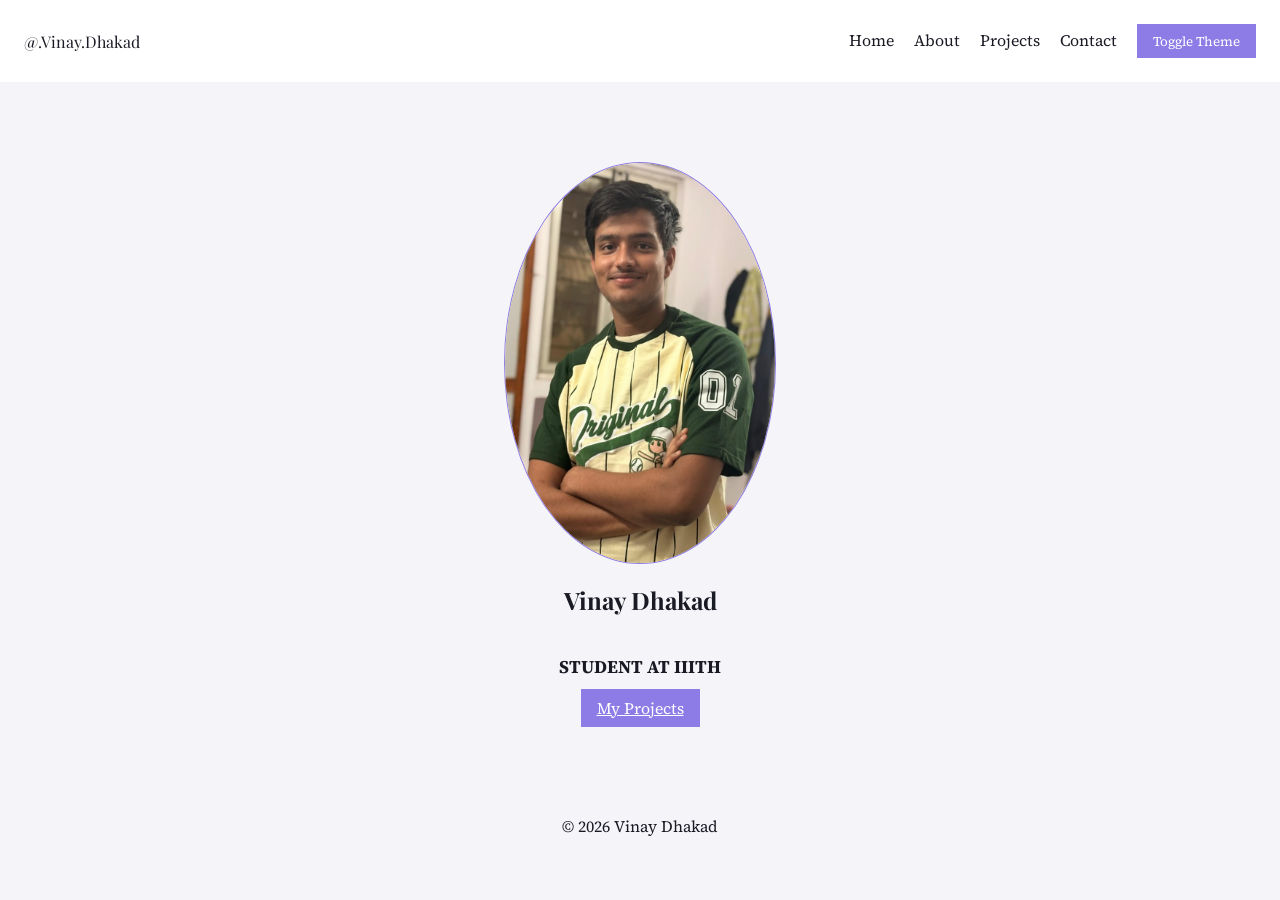
<file: isslab web/isslabassignment/index.html>
<!DOCTYPE html>
<html lang="en">
<head>
    <meta charset="UTF-8">
    <meta name="viewport" content="width=device-width, initial-scale=1.0">
    <title>Home - Vinay Dhakad</title>
    <link href="https://fonts.googleapis.com/css2?family=Playfair+Display:wght@700&family=Source+Serif+4:wght@400;600&display=swap" rel="stylesheet">
    <link rel="stylesheet" href="style.css">
</head>

<body class="theme-light">
    <script>
        let savedTheme = localStorage.getItem('myTheme');
        if (savedTheme) {
            document.body.className = savedTheme;
        }
    </script>

    <header>
        <div class="logo">@.Vinay.Dhakad</div>
        <nav>
            <a href="index.html" aria-current="page">Home</a>
            <a href="about.html">About</a>
            <a href="projects.html">Projects</a>
            <a href="contact.html">Contact</a>
            <button id="theme-btn">Toggle Theme</button>
        </nav>
    </header>

    <main>
        <section class="hero">
            <img src="vinay.jpeg" alt="Vinay Dhakad" class="animate-1 pfp-img">
            <h1 class="animate-2">Vinay Dhakad</h1>
            <p class="animate-3"><strong>STUDENT AT IIITH</strong></p> 
            <div class="animate-4">
                <a href="projects.html" class="button">My Projects</a>
            </div>
        </section>
    </main>

    <footer>
        <p>&copy; 2026 Vinay Dhakad</p>
    </footer>

    <script src="main.js"></script>
</body>
</html>
</file>
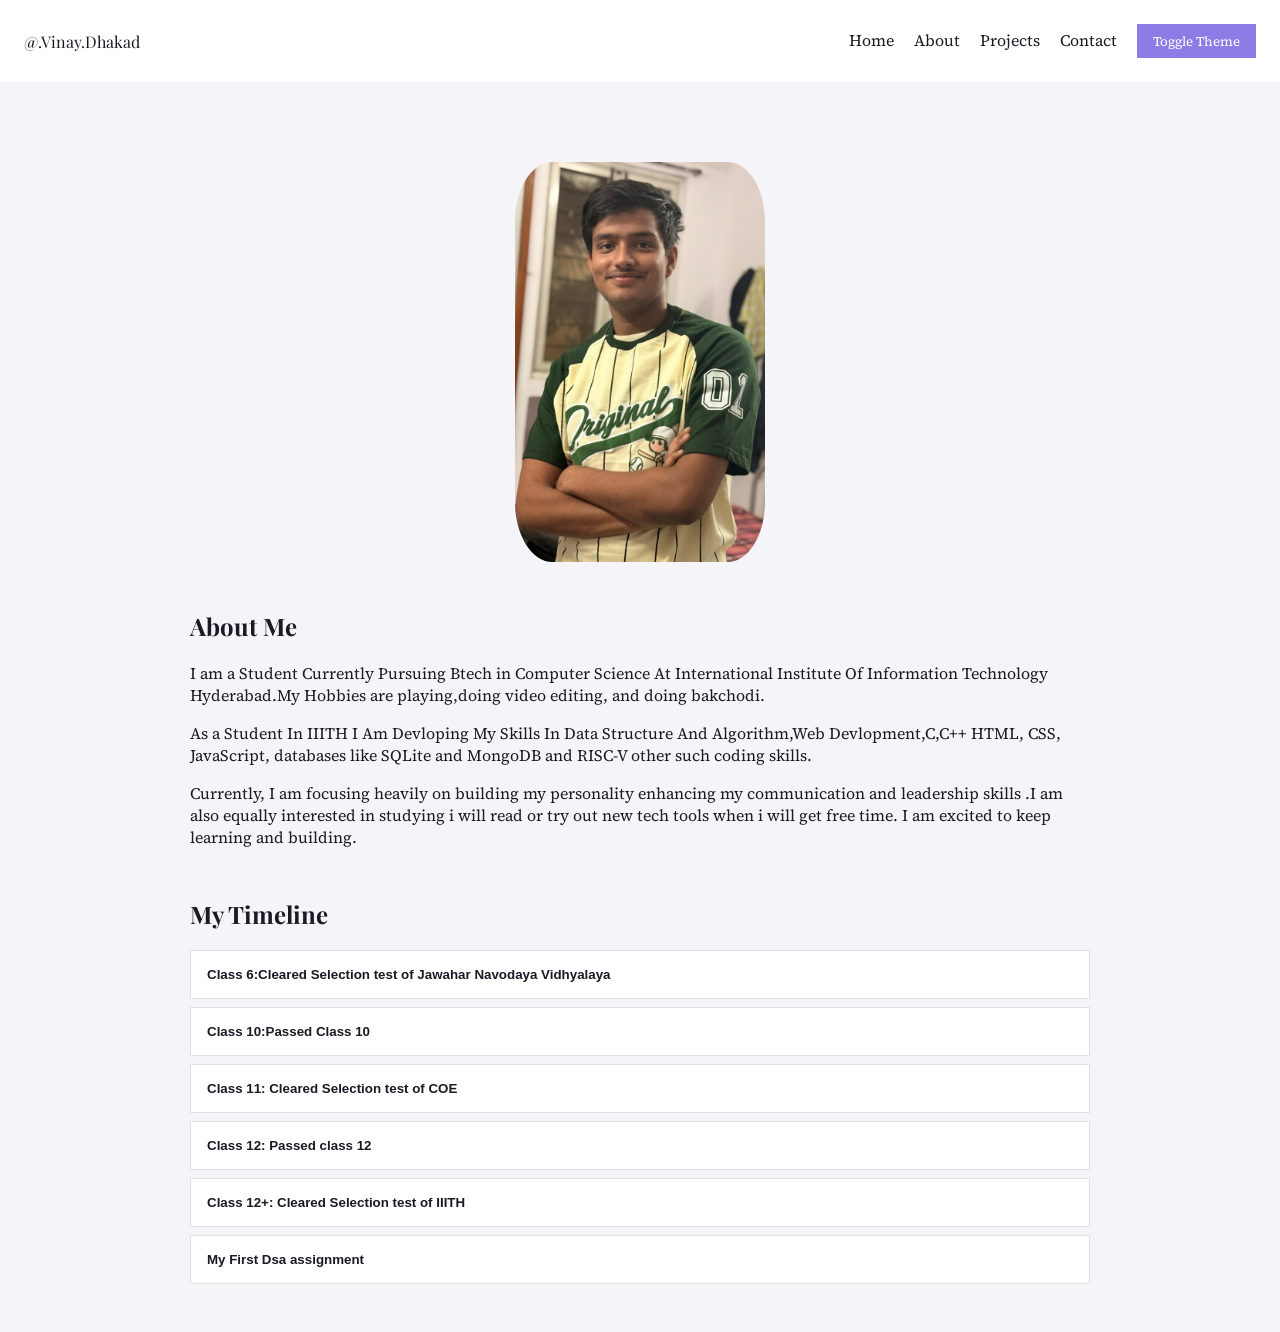
<file: isslab web/isslabassignment/about.html>
<!DOCTYPE html>
<html lang="en">
<head>
    <meta charset="UTF-8">
    <meta name="viewport" content="width=device-width, initial-scale=1.0">
    <title>About - Vinay Dhakad</title>
    <link href="https://fonts.googleapis.com/css2?family=Playfair+Display:wght@700&family=Source+Serif+4:wght@400;600&display=swap" rel="stylesheet">
    <link rel="stylesheet" href="style.css">
</head>
<body class="theme-light">

    <script>
        let savedTheme = localStorage.getItem('myTheme');
        if (savedTheme) {
            document.body.className = savedTheme;
        }
    </script>

    <header>
        <div class="logo">@.Vinay.Dhakad</div>
        <nav>
            <a href="index.html">Home</a>
            <a href="about.html" aria-current="page">About</a>
            <a href="projects.html">Projects</a>
            <a href="contact.html">Contact</a>
            <button id="theme-btn">Toggle Theme</button>
        </nav>
    </header>

    <main>
        <img src="vinay.jpeg" alt="Vinay Dhakad" class="profile-pic">
        
        <section class="scroll-fade">
            <h1>About Me</h1>
            <p>I am a Student Currently Pursuing Btech in Computer Science At International Institute Of Information Technology Hyderabad.My Hobbies are playing,doing video editing, and doing bakchodi.  </p>
            <p>As a Student In IIITH I Am Devloping My Skills In Data Structure And Algorithm,Web Devlopment,C,C++ HTML, CSS, JavaScript, databases like SQLite and MongoDB and RISC-V other such coding skills.</p>
            <p>Currently, I am focusing heavily on building my personality enhancing my communication and leadership skills .I am also equally interested in studying i will read or try out new tech tools when i will get free time. I am excited to keep learning and building.</p>
        </section>

        <section class="scroll-fade" style="margin-top: 50px;">
            <h2>My Timeline</h2>
            <ol id="timeline-list">

                <li class="timeline-item">
                    <button class="timeline-btn" aria-expanded="false">Class 6:Cleared Selection test of Jawahar Navodaya Vidhyalaya</button>
                    <div class="timeline-content"><p>By taking admission in navodaya i have studied and enjoyed alot.  </p></div>
                </li>

                <li class="timeline-item">
                    <button class="timeline-btn" aria-expanded="false">Class 10:Passed Class 10</button>
                    <div class="timeline-content"><p>I have got 91.5% in 10 board out of 100% marks by my Hardwork </p></div>
                </li>

                <li class="timeline-item">
                    <button class="timeline-btn" aria-expanded="false">Class 11: Cleared Selection test of COE</button>
                    <div class="timeline-content"><p>Due to this i have got a chance for studying for jee from the navodaya getting guidence for clearing jee</p></div>
                </li>

                <li class="timeline-item">
                    <button class="timeline-btn" aria-expanded="false">Class 12: Passed class 12</button>
                    <div class="timeline-content"><p>I got total of 92% of marks in the 12th class out of 100% marks by my Hardwork </p></div>
                </li>

                <li class="timeline-item">
                    <button class="timeline-btn" aria-expanded="false">Class 12+: Cleared Selection test of IIITH</button>
                    <div class="timeline-content"><p>I have cleared the selection test of IIITH.</p></div>
                </li>

                <li class="timeline-item">
                    <button class="timeline-btn" aria-expanded="false">My First Dsa assignment</button>
                    <div class="timeline-content"><p>I have done assignement by my hardwork</p></div>
                </li>
            </ol>

        </section>
    </main>

    <script src="main.js"></script>
    <script src="timeline.js"></script> 
</body>
</html>
</file>
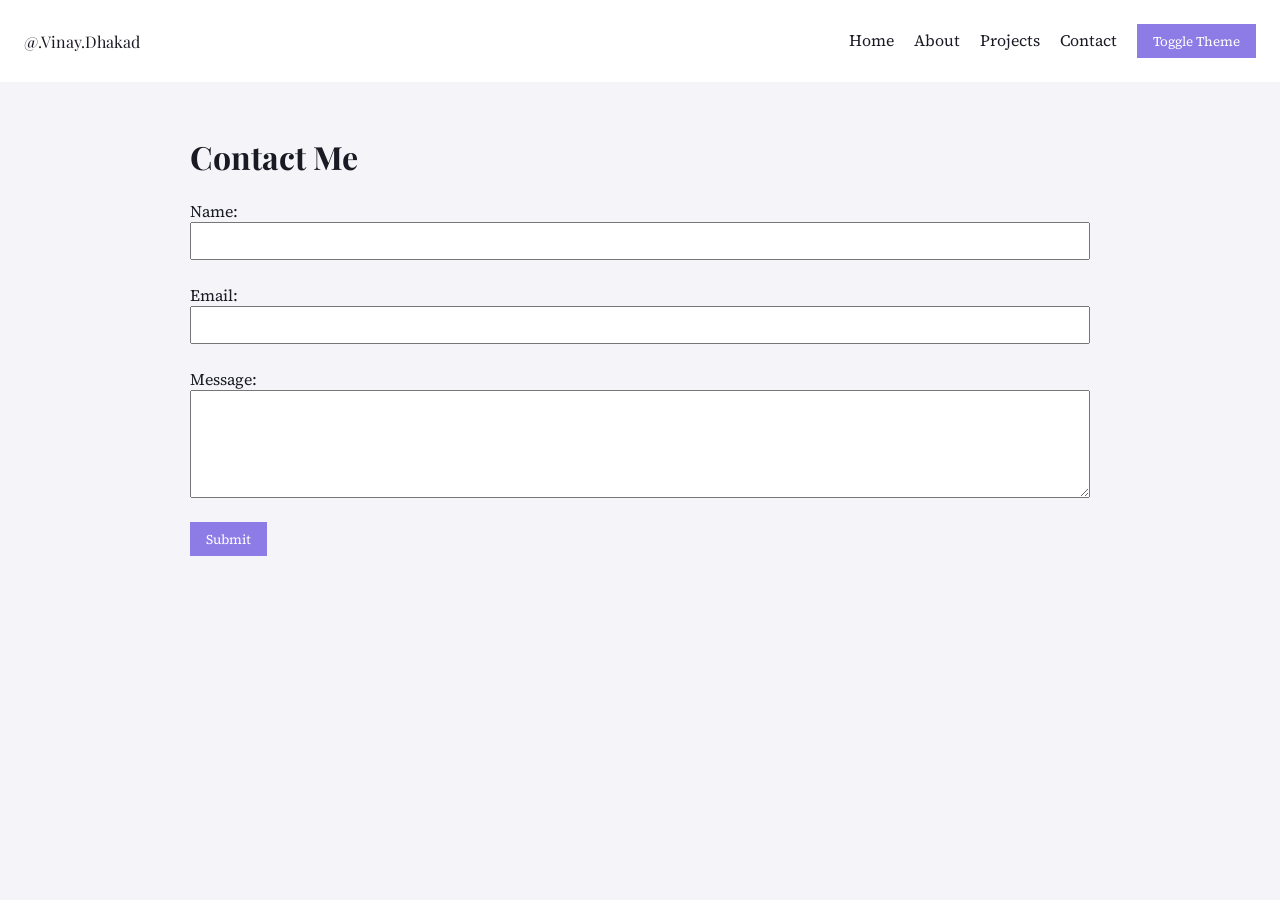
<file: isslab web/isslabassignment/contact.html>
<!DOCTYPE html>
<html lang="en">
<head>
    <meta charset="UTF-8">
    <meta name="viewport" content="width=device-width, initial-scale=1.0">
    <title>Contact - Vinay Dhakad</title>
    <link href="https://fonts.googleapis.com/css2?family=Playfair+Display:wght@700&family=Source+Serif+4:wght@400;600&display=swap" rel="stylesheet">
    <link rel="stylesheet" href="style.css">
</head>
<body class="theme-light">
    <script>
        let savedTheme = localStorage.getItem('myTheme');
        if (savedTheme) {
            document.body.className = savedTheme;
        }
    </script>
    <header>
        <div class="logo">@.Vinay.Dhakad</div>
        <nav>
            <a href="index.html">Home</a>
            <a href="about.html">About</a>
            <a href="projects.html">Projects</a>
            <a href="contact.html" aria-current="page">Contact</a>
            <button id="theme-btn">Toggle Theme</button>
        </nav>
    </header>

    <main>
        <h1>Contact Me</h1>

        <div id="form-container" class="scroll-fade">
            <form id="contact-form">
                <div class="input-group">
                    <label for="name">Name:</label>
                    <input type="text" id="name" required>
                    <span id="name-error" class="error-text"></span>
                </div>

                <div class="input-group">
                    <label for="email">Email:</label>
                    <input type="email" id="email" required>
                    <span id="email-error" class="error-text"></span>
                </div>

                <div class="input-group">
                    <label for="message">Message:</label>
                    <textarea id="message" rows="5" required></textarea>
                    <span id="message-error" class="error-text"></span>
                </div>

                <button type="submit" class="button">Submit</button>
            </form>
        </div>

        <div id="success-message" style="display: none; background: #d4edda; color: #155724; padding: 20px; border-radius: 5px;">
            <h2>Success!</h2>
            <p>Your message has been validated and simulated sending.</p>
        </div>

    </main>

    <script src="main.js"></script>
    <script src="contact.js"></script>
</body>
</html>
</file>
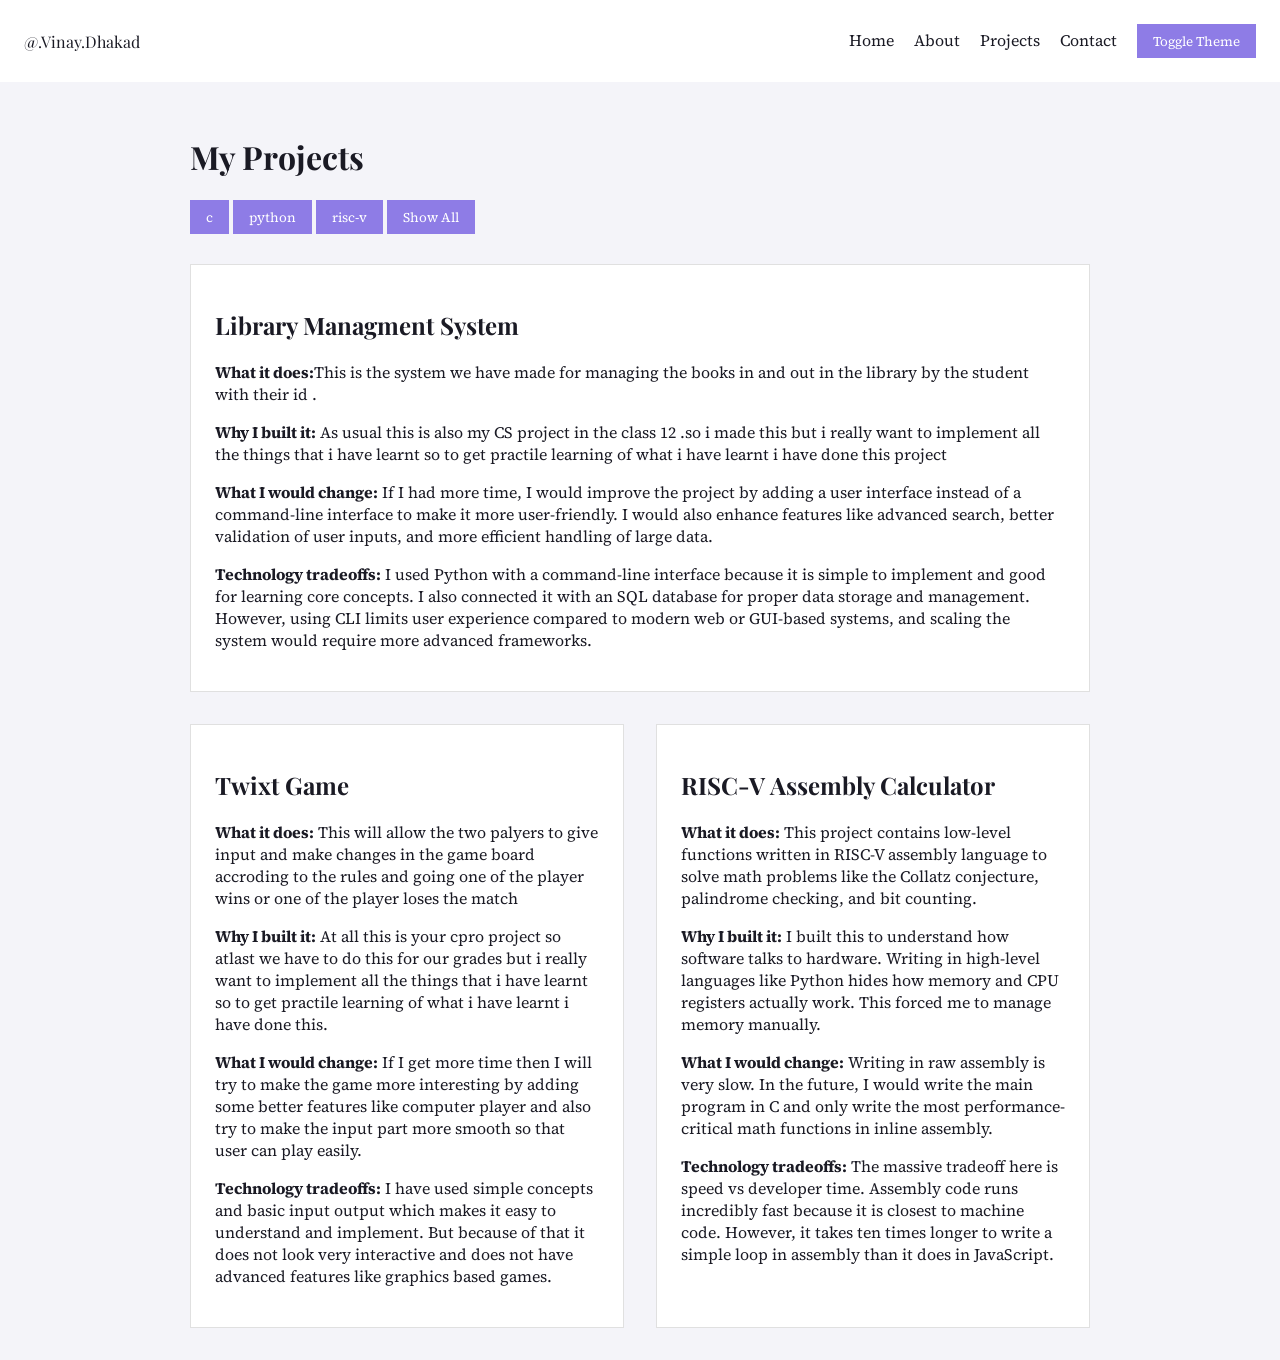
<file: isslab web/isslabassignment/projects.html>
<!DOCTYPE html>
<html lang="en">
<head>
    <meta charset="UTF-8">
    <meta name="viewport" content="width=device-width, initial-scale=1.0">
    <title>Projects - Vinay Dhakad</title>
    <link href="https://fonts.googleapis.com/css2?family=Playfair+Display:wght@700&family=Source+Serif+4:wght@400;600&display=swap" rel="stylesheet">
    <link rel="stylesheet" href="style.css">
</head>
<body class="theme-light">
    <header>
        <div class="logo">@.Vinay.Dhakad</div>
        <nav>
            <a href="index.html">Home</a>
            <a href="about.html">About</a>
            <a href="projects.html" aria-current="page">Projects</a>
            <a href="contact.html">Contact</a>
            <button id="theme-btn">Toggle Theme</button>
        </nav>
    </header>
    <script>
        let savedTheme = localStorage.getItem('myTheme');
        if (savedTheme) {
            document.body.className = savedTheme;
        }
    </script>

    <main>
        <h1>My Projects</h1>

        <div id="filter-container">
            <button class="filter-btn" data-tech="cc">c</button>
            <button class="filter-btn" data-tech="python">python</button>
            <button class="filter-btn" data-tech="riscv">risc-v</button>
            <button class="filter-btn" data-tech="clear">Show All</button>
        </div>

        <div class="projects-grid" style="margin-top: 30px;">
            <article class="project-card scroll-fade" data-tags="python">
                <h2>Library Managment System</h2>
                <p><strong>What it does:</strong>This is the system we have made for managing the books in and out in the library by the student with their id .</p>
                <p><strong>Why I built it:</strong> As usual this is also my CS project in the class 12 .so i made this but i really want to implement all the things that i have learnt so to get practile learning of what i have learnt i have done this project</p>
                <p><strong>What I would change:</strong> If I had more time, I would improve the project by adding a user interface instead of a command-line interface to make it more user-friendly. I would also enhance features like advanced search, better validation of user inputs, and more efficient handling of large data.</p>
                <p><strong>Technology tradeoffs:</strong> I used Python with a command-line interface because it is simple to implement and good for learning core concepts. I also connected it with an SQL database for proper data storage and management. However, using CLI limits user experience compared to modern web or GUI-based systems, and scaling the system would require more advanced frameworks.</p>
            </article>
  
            <article class="project-card scroll-fade" data-tags="cc">
                <h2>Twixt Game</h2>
                <p><strong>What it does:</strong> This will allow the two palyers to give input and make changes in the game board accroding to the rules and going one of the player wins or one of the player loses the match </p>
                <p><strong>Why I built it:</strong> At all this is your cpro project so atlast we have to do this for our grades but i really want to implement all the things that i have learnt so to get practile learning of what i have learnt i have done this.</p>               
                <p><strong>What I would change:</strong> If I get more time then I will try to make the game more interesting by adding some better features like computer player and also try to make the input part more smooth so that user can play easily.</p>
                <p><strong>Technology tradeoffs:</strong> I have used simple concepts and basic input output which makes it easy to understand and implement. But because of that it does not look very interactive and does not have advanced features like graphics based games.</p>
            </article>


            <article class="project-card scroll-fade" data-tags="riscv">
                <div class="project-content">
                    <h2>RISC-V Assembly Calculator</h2>
                    <p><strong>What it does:</strong> This project contains low-level functions written in RISC-V assembly language to solve math problems like the Collatz conjecture, palindrome checking, and bit counting.</p>
                    <p><strong>Why I built it:</strong> I built this to understand how software talks to hardware. Writing in high-level languages like Python hides how memory and CPU registers actually work. This forced me to manage memory manually.</p>
                    <p><strong>What I would change:</strong> Writing in raw assembly is very slow. In the future, I would write the main program in C and only write the most performance-critical math functions in inline assembly.</p>
                    <p><strong>Technology tradeoffs:</strong> The massive tradeoff here is speed vs developer time. Assembly code runs incredibly fast because it is closest to machine code. However, it takes ten times longer to write a simple loop in assembly than it does in JavaScript.</p>
                </div>
            </article>

        </div>
    </main>

    <script src="main.js"></script>
    <script src="filter.js"></script>
</body>
</html>
</file>
<file: isslab web/isslabassignment/style.css>
:root {
    --bg-color: #f4f4f9;        
    --text-color: #1a1a24;      
    --primary-color: #8e7ce6;   
    --secondary-color: #ffffff; 
    --border-color: #e0e0e0;    
    --nav-bg: #ffffff;          
    --error-color: #d32f2f;     
    --success-color: #2e7d32;  
    --focus-color: #a294f0;     

    
    --font-display: 'Playfair Display', serif;
    --font-body: 'Source Serif 4', serif;

    --text-1: 12px;
    --text-2: 14px;
    --text-3: 16px;
    --text-4: 18px;
    --text-5: 24px;
    --text-6: 32px;
    --text-7: 40px;
    --text-8: 48px;
    --text-9: 56px;

    
    --space-1: 4px;
    --space-2: 8px;
    --space-3: 16px;
    --space-4: 24px;
    --space-5: 32px;
    --space-6: 48px;
    --space-7: 64px;
    --space-8: 80px;
    --space-9: 96px;
    --space-10: 120px;
}


body.theme-dark {
    --bg-color: #141420;       
    --text-color: #ffffff;      
    --primary-color: #8e7ce6;  
    --secondary-color: #1e1e2d; 
    --border-color: #333344;    
    --nav-bg: #141420;          
}


body {
    background-color: var(--bg-color);
    color: var(--text-color);
    font-family: var(--font-body);
    font-size: var(--text-3);
    margin: 0;
    transition: background-color 450ms, color 450ms;
}

h1, h2, h3, .logo {
    font-family: var(--font-display);
}

main {
    max-width: 900px;
    margin: 0 auto;
    padding: var(--space-5);
}

header {
    display: flex;
    justify-content: space-between;
    align-items: center;
    padding: var(--space-4);
    background-color: var(--nav-bg);
}

nav a {
    color: var(--text-color);
    text-decoration: none;
    margin-right: var(--space-3);
}

footer{
    text-align: center;
}

.profile-pic {
    width: 250px;
    height: 400px;
    border-radius: 15%; 
    object-fit: cover;  
    display: block;
    margin-left: auto;
    margin-right: auto;
    margin-top: var(--space-6);
    margin-bottom: var(--space-6);
}


*:focus {
    outline: 2px solid var(--focus-color);
}

.hero {
    text-align: center; 
    display: flex;
    flex-direction: column;
    align-items: center; 
    padding-top: var(--space-6); 
    padding-bottom: var(--space-6); 
}

.hero p{
    font-size: var(--text-4);
}


.button, #theme-btn, .filter-btn {
    background-color: var(--primary-color);
    color: white;
    border: none;
    padding: var(--space-2) var(--space-3);
    cursor: pointer;
    transition: transform 0.2s;
    font-family: var(--font-body);
}


.button:active, #theme-btn:active, .filter-btn:active {
    transform: scale(0.95); 
}


.projects-grid {
    display: grid;
    grid-template-columns: 1fr;
    gap: var(--space-5);
}

.project-card {
    background-color: var(--secondary-color);
    padding: var(--space-4);
    border: 1px solid var(--border-color);
}


@media (min-width: 768px) {
    .projects-grid {
        grid-template-columns: 1fr 1fr;
    }

    .project-card:first-child {
        grid-column: 1 / 3;
    }
}


.input-group {
    display: flex;
    flex-direction: column;
    margin-bottom: var(--space-4);
}

input, textarea {
    padding: var(--space-2);
    font-family: var(--font-body);
}
.error-text {
    color: var(--error-color);
    font-size: var(--text-2);
}


#timeline-list {
    list-style: none;
    padding: 0;
}
.timeline-item {
    margin-bottom: var(--space-2);
    border: 1px solid var(--border-color);
}
.timeline-btn {
    width: 100%;
    text-align: left;
    background-color: var(--secondary-color);
    color: var(--text-color);
    border: none;
    padding: var(--space-3);
    cursor: pointer;
    font-weight: bold;
}
.timeline-content {
    max-height: 0;
    overflow: hidden;
    transition: max-height 0.3s ease;
    background-color: var(--bg-color);
    padding: 0 var(--space-3);
}
.timeline-content.show {
    max-height: 200px; 
    padding: var(--space-3);
}

.pfp-img {
    width: 270px;
    height: 400px;
    border-radius: 50%; 
    border: 1px solid var(--primary-color);
}

@keyframes slide-up {
    from { opacity: 0; transform: translateY(20px); }
    to { opacity: 1; transform: translateY(0); }
}


.animate-1 { animation: slide-up 0.5s 0.1s both; }
.animate-2 { animation: slide-up 0.5s 0.3s both; }
.animate-3 { animation: slide-up 0.5s 0.5s both; }
.animate-4 { animation: slide-up 0.5s 0.7s both; }

.scroll-fade {
    opacity: 0;
    transform: translateY(20px);
    transition: opacity 0.5s, transform 0.5s;
}
.scroll-fade.is-visible {
    opacity: 1;
    transform: translateY(0);
}


@media (prefers-reduced-motion: reduce) {
    *, *::before, *::after {
        animation: none !important;
        transition: none !important;
    }

    .animate-1, .animate-2, .animate-3, .animate-4, .scroll-fade {
        opacity: 1 !important;
        transform: none !important;
    }
}
</file>
